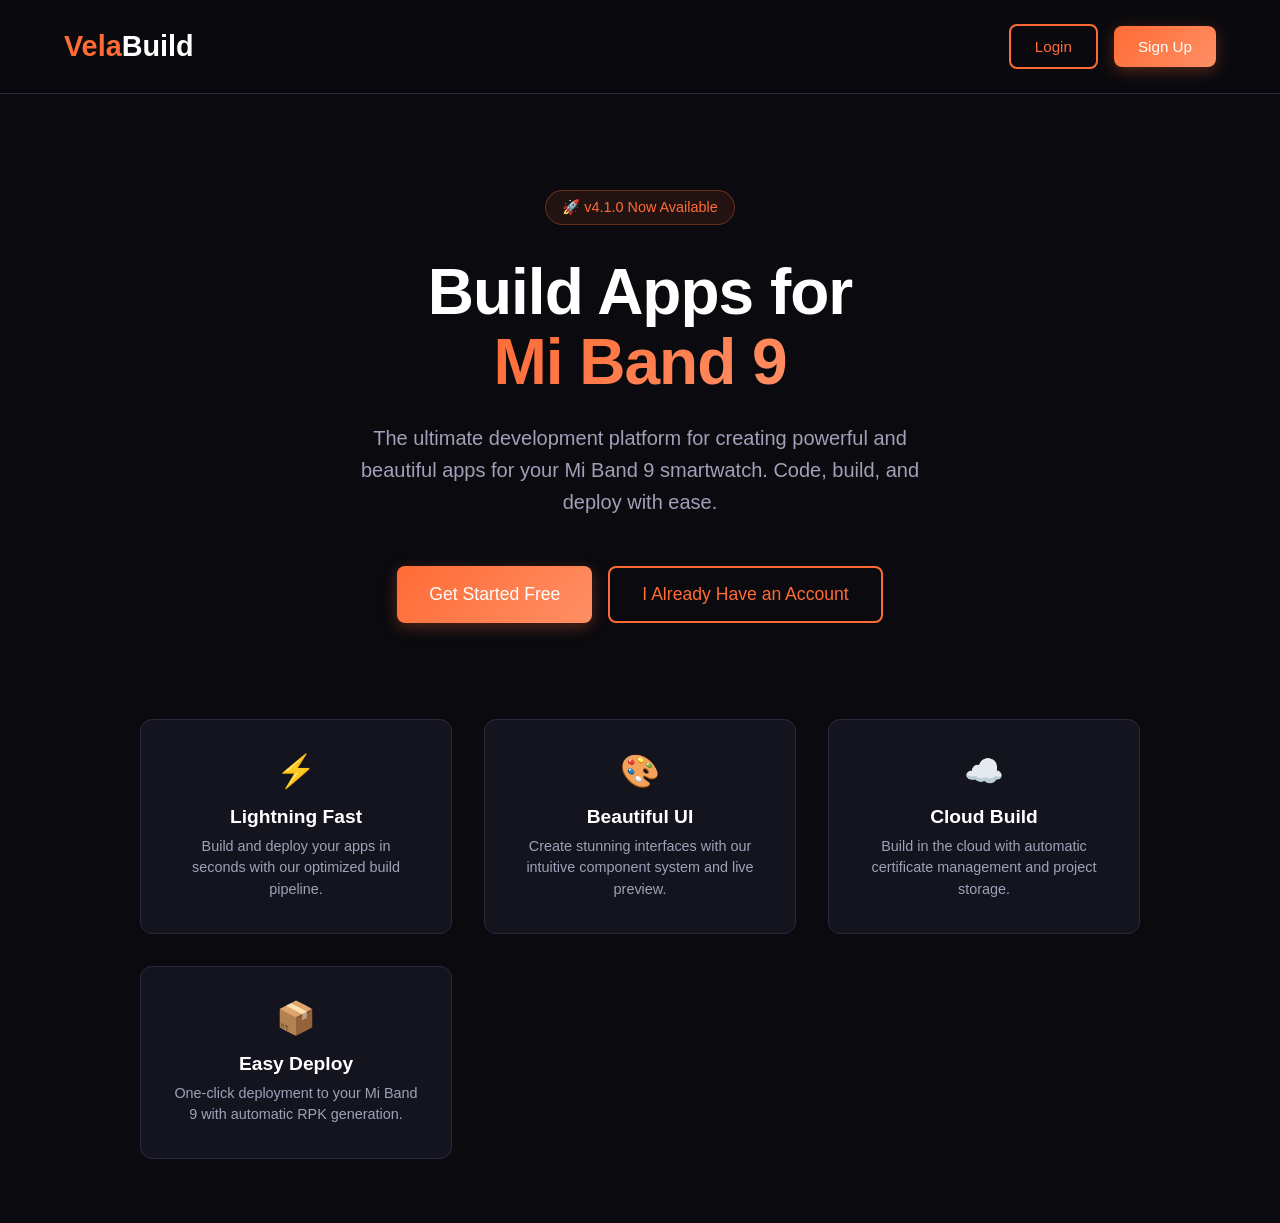
<file: index.html>
<!DOCTYPE html>
<html lang="en">
<head>
    <meta charset="UTF-8">
    <meta name="viewport" content="width=device-width, initial-scale=1.0">
    <title>VelaBuild - Mi Band 9 Development Platform</title>
    <style>
        :root {
            --primary: #FF6B35;
            --primary-dark: #E55A2B;
            --bg-dark: #0A0A0F;
            --bg-card: #14141F;
            --bg-input: #1A1A2E;
            --text-primary: #FFFFFF;
            --text-secondary: #A0A0B8;
            --text-muted: #6B6B80;
            --border: #2A2A3E;
            --success: #4CAF50;
            --error: #f44336;
            --warning: #FFC107;
            --gradient: linear-gradient(135deg, #FF6B35 0%, #FF8F65 100%);
        }

        * {
            margin: 0;
            padding: 0;
            box-sizing: border-box;
        }

        body {
            font-family: -apple-system, BlinkMacSystemFont, 'Segoe UI', Roboto, sans-serif;
            background: var(--bg-dark);
            color: var(--text-primary);
            min-height: 100vh;
        }

        .landing-page {
            display: flex;
            flex-direction: column;
            min-height: 100vh;
        }

        .navbar {
            display: flex;
            justify-content: space-between;
            align-items: center;
            padding: 1.5rem 5%;
            background: rgba(10, 10, 15, 0.9);
            backdrop-filter: blur(10px);
            border-bottom: 1px solid var(--border);
            position: sticky;
            top: 0;
            z-index: 100;
        }

        .logo {
            font-size: 1.8rem;
            font-weight: bold;
            color: var(--primary);
            text-decoration: none;
        }

        .logo span {
            color: var(--text-primary);
        }

        .nav-links {
            display: flex;
            gap: 1rem;
            align-items: center;
        }

        .btn {
            padding: 0.75rem 1.5rem;
            border-radius: 8px;
            border: none;
            cursor: pointer;
            font-size: 0.95rem;
            font-weight: 500;
            transition: all 0.3s;
            text-decoration: none;
            display: inline-block;
        }

        .btn-primary {
            background: var(--gradient);
            color: white;
            box-shadow: 0 4px 15px rgba(255, 107, 53, 0.3);
        }

        .btn-primary:hover {
            transform: translateY(-2px);
            box-shadow: 0 6px 20px rgba(255, 107, 53, 0.4);
        }

        .btn-outline {
            background: transparent;
            color: var(--primary);
            border: 2px solid var(--primary);
        }

        .btn-outline:hover {
            background: rgba(255, 107, 53, 0.1);
        }

        .hero {
            flex: 1;
            display: flex;
            flex-direction: column;
            justify-content: center;
            align-items: center;
            text-align: center;
            padding: 6rem 5% 4rem;
            position: relative;
        }

        .hero-badge {
            background: rgba(255, 107, 53, 0.1);
            color: var(--primary);
            padding: 0.5rem 1rem;
            border-radius: 20px;
            font-size: 0.9rem;
            margin-bottom: 2rem;
            border: 1px solid rgba(255, 107, 53, 0.3);
        }

        .hero-title {
            font-size: 4rem;
            font-weight: bold;
            margin-bottom: 1.5rem;
            line-height: 1.1;
            letter-spacing: -1px;
        }

        .hero-title .highlight {
            background: var(--gradient);
            -webkit-background-clip: text;
            -webkit-text-fill-color: transparent;
            background-clip: text;
        }

        .hero-subtitle {
            font-size: 1.25rem;
            color: var(--text-secondary);
            max-width: 600px;
            margin-bottom: 3rem;
            line-height: 1.6;
        }

        .hero-actions {
            display: flex;
            gap: 1rem;
            margin-bottom: 4rem;
        }

        .features {
            display: grid;
            grid-template-columns: repeat(auto-fit, minmax(250px, 1fr));
            gap: 2rem;
            max-width: 1000px;
            width: 100%;
            margin-top: 2rem;
        }

        .feature-card {
            background: var(--bg-card);
            padding: 2rem;
            border-radius: 12px;
            border: 1px solid var(--border);
            transition: all 0.3s;
        }

        .feature-card:hover {
            transform: translateY(-5px);
            border-color: var(--primary);
            box-shadow: 0 10px 30px rgba(0, 0, 0, 0.3);
        }

        .feature-icon {
            font-size: 2rem;
            margin-bottom: 1rem;
        }

        .feature-title {
            font-size: 1.2rem;
            font-weight: 600;
            margin-bottom: 0.5rem;
        }

        .feature-description {
            color: var(--text-secondary);
            font-size: 0.9rem;
            line-height: 1.5;
        }

        .login-page {
            display: none;
            min-height: 100vh;
            justify-content: center;
            align-items: center;
            padding: 2rem;
            position: relative;
        }

        .login-page.active {
            display: flex;
        }

        .login-container {
            background: var(--bg-card);
            padding: 3rem;
            border-radius: 16px;
            width: 100%;
            max-width: 400px;
            border: 1px solid var(--border);
            box-shadow: 0 20px 60px rgba(0, 0, 0, 0.3);
        }

        .login-header {
            text-align: center;
            margin-bottom: 2rem;
        }

        .login-logo {
            font-size: 2.5rem;
            font-weight: bold;
            color: var(--primary);
            margin-bottom: 0.5rem;
        }

        .login-subtitle {
            color: var(--text-secondary);
            margin-top: 0.5rem;
        }

        .form-group {
            margin-bottom: 1.5rem;
        }

        .form-label {
            display: block;
            margin-bottom: 0.5rem;
            color: var(--text-secondary);
            font-size: 0.9rem;
            font-weight: 500;
        }

        .form-input {
            width: 100%;
            padding: 0.75rem 1rem;
            background: var(--bg-input);
            border: 1px solid var(--border);
            border-radius: 8px;
            color: var(--text-primary);
            font-size: 1rem;
            transition: all 0.3s;
        }

        .form-input:focus {
            outline: none;
            border-color: var(--primary);
            box-shadow: 0 0 0 3px rgba(255, 107, 53, 0.1);
        }

        .form-checkbox {
            display: flex;
            align-items: center;
            gap: 0.5rem;
            margin-bottom: 1.5rem;
            color: var(--text-secondary);
            font-size: 0.9rem;
        }

        .form-checkbox input[type="checkbox"] {
            accent-color: var(--primary);
        }

        .btn-login {
            width: 100%;
            padding: 0.875rem;
            background: var(--gradient);
            color: white;
            border: none;
            border-radius: 8px;
            font-size: 1rem;
            font-weight: 600;
            cursor: pointer;
            transition: all 0.3s;
        }

        .btn-login:hover {
            transform: translateY(-2px);
            box-shadow: 0 6px 20px rgba(255, 107, 53, 0.4);
        }

        .login-footer {
            text-align: center;
            margin-top: 1.5rem;
            color: var(--text-secondary);
            font-size: 0.9rem;
        }

        .login-footer a {
            color: var(--primary);
            text-decoration: none;
            font-weight: 500;
            cursor: pointer;
        }

        .login-footer a:hover {
            text-decoration: underline;
        }

        .error-message {
            background: rgba(244, 67, 54, 0.1);
            color: var(--error);
            padding: 0.75rem;
            border-radius: 8px;
            margin-bottom: 1rem;
            font-size: 0.9rem;
            display: none;
        }

        .error-message.show {
            display: block;
        }

        .back-to-home {
            position: absolute;
            top: 2rem;
            left: 2rem;
            color: var(--text-secondary);
            text-decoration: none;
            cursor: pointer;
        }

        .back-to-home:hover {
            color: var(--text-primary);
        }

        .spinner {
            display: inline-block;
            width: 20px;
            height: 20px;
            border: 3px solid rgba(255, 255, 255, 0.3);
            border-radius: 50%;
            border-top-color: #fff;
            animation: spin 0.8s ease-in-out infinite;
        }

        @keyframes spin {
            to { transform: rotate(360deg); }
        }

        @keyframes fadeIn {
            from { opacity: 0; transform: translateY(10px); }
            to { opacity: 1; transform: translateY(0); }
        }

        .fade-in {
            animation: fadeIn 0.3s ease-out;
        }

        @media (max-width: 768px) {
            .hero-title {
                font-size: 2.5rem;
            }
            .hero-subtitle {
                font-size: 1rem;
            }
            .features {
                grid-template-columns: 1fr;
            }
            .nav-links {
                gap: 0.5rem;
            }
            .login-container {
                padding: 2rem;
            }
        }
    </style>
</head>
<body>
    <!-- Landing Page -->
    <div id="landingPage" class="landing-page">
        <nav class="navbar">
            <a href="/" class="logo">Vela<span>Build</span></a>
            <div class="nav-links">
                <button class="btn btn-outline" onclick="showLogin()">Login</button>
                <button class="btn btn-primary" onclick="showSignup()">Sign Up</button>
            </div>
        </nav>

        <div class="hero">
            <div class="hero-badge">🚀 v4.1.0 Now Available</div>
            <h1 class="hero-title">
                Build Apps for<br/>
                <span class="highlight">Mi Band 9</span>
            </h1>
            <p class="hero-subtitle">
                The ultimate development platform for creating powerful and beautiful apps 
                for your Mi Band 9 smartwatch. Code, build, and deploy with ease.
            </p>
            <div class="hero-actions">
                <button class="btn btn-primary" onclick="showSignup()" style="font-size: 1.1rem; padding: 1rem 2rem;">
                    Get Started Free
                </button>
                <button class="btn btn-outline" onclick="showLogin()" style="font-size: 1.1rem; padding: 1rem 2rem;">
                    I Already Have an Account
                </button>
            </div>

            <div class="features">
                <div class="feature-card">
                    <div class="feature-icon">⚡</div>
                    <div class="feature-title">Lightning Fast</div>
                    <div class="feature-description">
                        Build and deploy your apps in seconds with our optimized build pipeline.
                    </div>
                </div>
                <div class="feature-card">
                    <div class="feature-icon">🎨</div>
                    <div class="feature-title">Beautiful UI</div>
                    <div class="feature-description">
                        Create stunning interfaces with our intuitive component system and live preview.
                    </div>
                </div>
                <div class="feature-card">
                    <div class="feature-icon">☁️</div>
                    <div class="feature-title">Cloud Build</div>
                    <div class="feature-description">
                        Build in the cloud with automatic certificate management and project storage.
                    </div>
                </div>
                <div class="feature-card">
                    <div class="feature-icon">📦</div>
                    <div class="feature-title">Easy Deploy</div>
                    <div class="feature-description">
                        One-click deployment to your Mi Band 9 with automatic RPK generation.
                    </div>
                </div>
            </div>
        </div>
    </div>

    <!-- Login/Signup Page -->
    <div id="loginPage" class="login-page">
        <a class="back-to-home" onclick="showLanding()">← Back to Home</a>
        
        <div class="login-container fade-in">
            <div class="login-header">
                <div class="login-logo">Vela<span style="color: white;">Build</span></div>
                <p class="login-subtitle" id="loginSubtitle">Welcome back! Please login to continue.</p>
            </div>

            <div class="error-message" id="errorMessage"></div>

            <form id="authForm" onsubmit="handleAuth(event)">
                <div class="form-group">
                    <label class="form-label" for="username">Username</label>
                    <input type="text" id="username" class="form-input" placeholder="Enter your username" required>
                </div>

                <div class="form-group">
                    <label class="form-label" for="password">Password</label>
                    <input type="password" id="password" class="form-input" placeholder="Enter your password" required>
                </div>

                <div class="form-checkbox">
                    <input type="checkbox" id="rememberMe">
                    <label for="rememberMe">Remember me</label>
                </div>

                <button type="submit" class="btn-login" id="authButton">Login</button>
            </form>

            <div class="login-footer">
                <p id="loginFooter">Don't have an account? <a onclick="showSignup()">Sign up</a></p>
            </div>
        </div>
    </div>

    <script>
        const API_URL = 'https://rdfxvelaapi.share.zrok.io';
        let isLoginMode = true;

        function showLogin() {
            isLoginMode = true;
            document.getElementById('landingPage').style.display = 'none';
            document.getElementById('loginPage').classList.add('active');
            document.getElementById('loginSubtitle').textContent = 'Welcome back! Please login to continue.';
            document.getElementById('loginFooter').innerHTML = 'Don\'t have an account? <a onclick="showSignup()">Sign up</a>';
            document.getElementById('authButton').textContent = 'Login';
            clearError();
        }

        function showSignup() {
            isLoginMode = false;
            document.getElementById('landingPage').style.display = 'none';
            document.getElementById('loginPage').classList.add('active');
            document.getElementById('loginSubtitle').textContent = 'Create your account to get started.';
            document.getElementById('loginFooter').innerHTML = 'Already have an account? <a onclick="showLogin()">Login</a>';
            document.getElementById('authButton').textContent = 'Sign Up';
            clearError();
        }

        function showLanding() {
            document.getElementById('loginPage').classList.remove('active');
            document.getElementById('landingPage').style.display = 'flex';
        }

        function showError(message) {
            const errorElement = document.getElementById('errorMessage');
            errorElement.textContent = message;
            errorElement.classList.add('show');
        }

        function clearError() {
            const errorElement = document.getElementById('errorMessage');
            errorElement.textContent = '';
            errorElement.classList.remove('show');
        }

        function validatePassword(password) {
            if (password.length < 8) return 'Password must be at least 8 characters';
            if (!/[A-Z]/.test(password)) return 'Password must contain at least one uppercase letter';
            if (!/[!@#$%^&*()_+\-=\[\]{};':"\\|,.<>\/?]/.test(password)) return 'Password must contain at least one symbol';
            return null;
        }

        async function apiRequest(endpoint, data) {
            const url = `${API_URL}${endpoint}`;
            try {
                const response = await fetch(url, {
                    method: 'POST',
                    headers: { 'Content-Type': 'application/json' },
                    body: JSON.stringify(data),
                });
                return await response.json();
            } catch (error) {
                return { success: false, error: 'Network error', log: error.message };
            }
        }

        async function handleAuth(event) {
            event.preventDefault();
            clearError();
            
            const username = document.getElementById('username').value;
            const password = document.getElementById('password').value;
            const rememberMe = document.getElementById('rememberMe').checked;
            
            if (!username || !password) {
                showError('Please fill in all fields');
                return;
            }
            
            if (!isLoginMode) {
                if (username.length < 3) {
                    showError('Username must be at least 3 characters');
                    return;
                }
                
                const passwordError = validatePassword(password);
                if (passwordError) {
                    showError(passwordError);
                    return;
                }
            }
            
            const button = document.getElementById('authButton');
            button.innerHTML = '<span class="spinner"></span>';
            button.disabled = true;
            
            try {
                const endpoint = isLoginMode ? '/login' : '/signup';
                const result = await apiRequest(endpoint, { username, password });
                
                if (result.success) {
                    // Store session
                    const session = {
                        username,
                        loggedAt: new Date().toISOString(),
                        rememberPassword: rememberMe,
                        password: rememberMe ? password : null
                    };
                    localStorage.setItem('velabuild_session', JSON.stringify(session));
                    
                    showError(isLoginMode ? 'Login successful! Redirecting...' : 'Account created! Redirecting...');
                    setTimeout(() => {
                        window.location.href = 'dashboard.html';
                    }, 1000);
                } else {
                    showError(result.error || 'Authentication failed');
                }
            } catch (error) {
                showError('Network error. Please try again.');
            } finally {
                button.innerHTML = isLoginMode ? 'Login' : 'Sign Up';
                button.disabled = false;
            }
        }

        // Check for existing session
        document.addEventListener('DOMContentLoaded', () => {
            const session = localStorage.getItem('velabuild_session');
            if (session) {
                window.location.href = 'dashboard.html';
            }
        });
    </script>
</body>
</html>
</file>
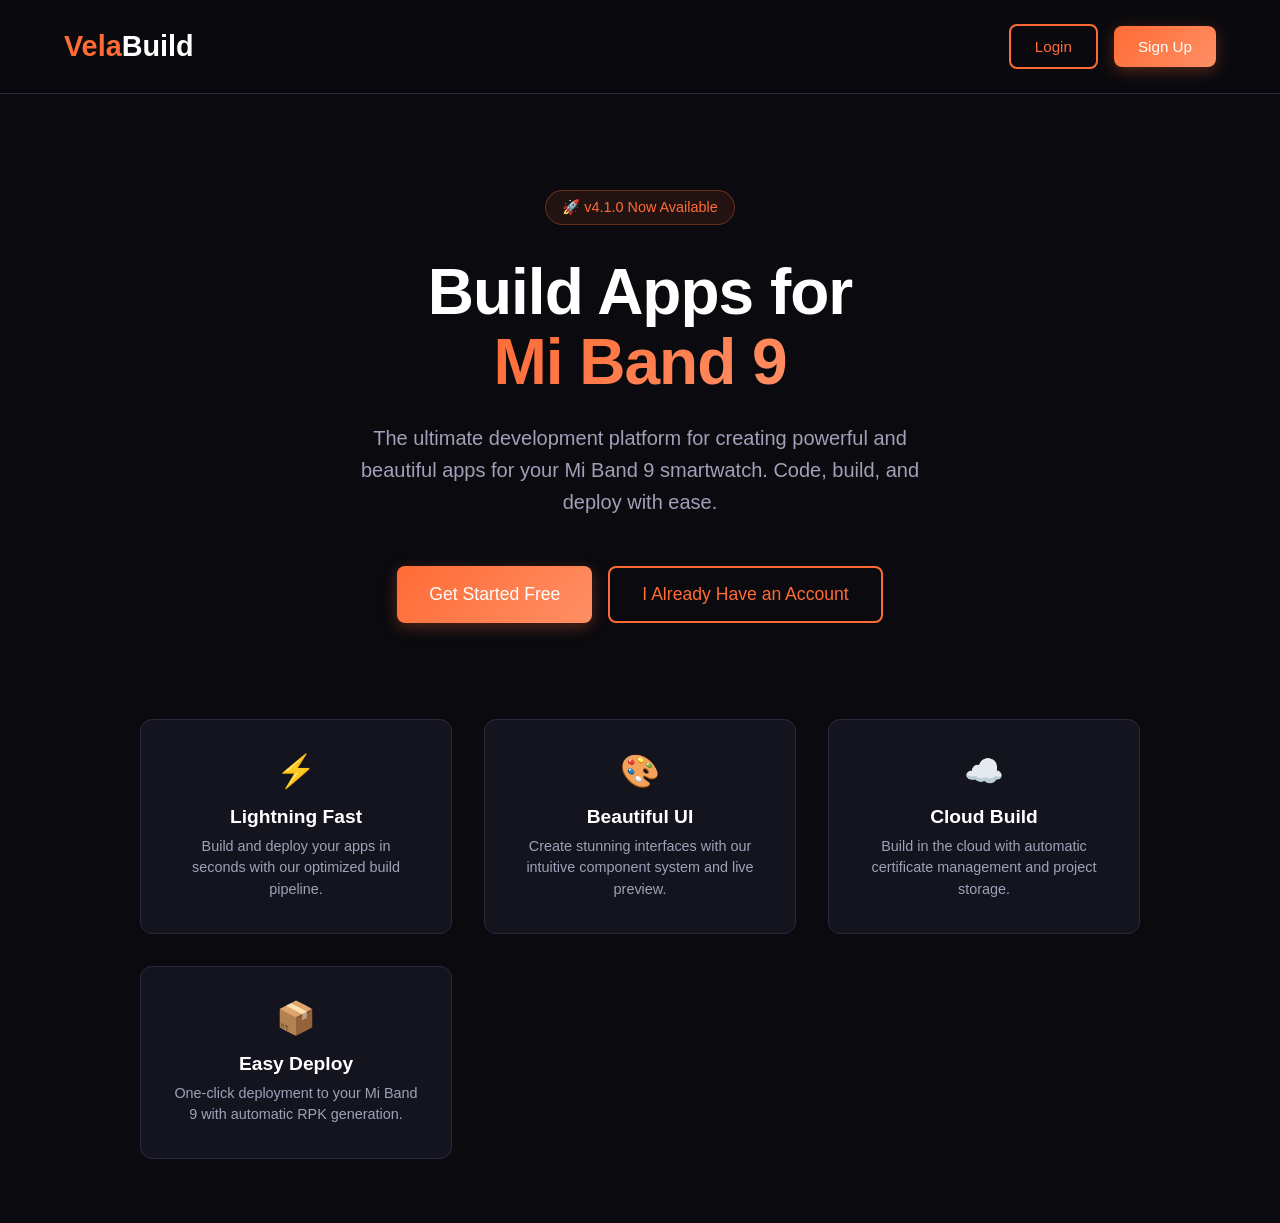
<file: dashboard.html>
<!DOCTYPE html>
<html lang="en">
<head>
    <meta charset="UTF-8">
    <meta name="viewport" content="width=device-width, initial-scale=1.0">
    <title>VelaBuild - Dashboard</title>
    <style>
        :root {
            --primary: #FF6B35;
            --primary-dark: #E55A2B;
            --bg-dark: #0A0A0F;
            --bg-card: #14141F;
            --bg-input: #1A1A2E;
            --text-primary: #FFFFFF;
            --text-secondary: #A0A0B8;
            --text-muted: #6B6B80;
            --border: #2A2A3E;
            --success: #4CAF50;
            --error: #f44336;
            --warning: #FFC107;
            --gradient: linear-gradient(135deg, #FF6B35 0%, #FF8F65 100%);
        }

        * {
            margin: 0;
            padding: 0;
            box-sizing: border-box;
        }

        body {
            font-family: -apple-system, BlinkMacSystemFont, 'Segoe UI', Roboto, sans-serif;
            background: var(--bg-dark);
            color: var(--text-primary);
            min-height: 100vh;
        }

        .navbar {
            display: flex;
            justify-content: space-between;
            align-items: center;
            padding: 1rem 5%;
            background: rgba(10, 10, 15, 0.9);
            backdrop-filter: blur(10px);
            border-bottom: 1px solid var(--border);
            position: sticky;
            top: 0;
            z-index: 100;
        }

        .logo {
            font-size: 1.5rem;
            font-weight: bold;
            color: var(--primary);
            text-decoration: none;
        }

        .logo span {
            color: var(--text-primary);
        }

        .nav-actions {
            display: flex;
            gap: 1rem;
            align-items: center;
        }

        .btn {
            padding: 0.75rem 1.5rem;
            border-radius: 8px;
            border: none;
            cursor: pointer;
            font-size: 0.95rem;
            font-weight: 500;
            transition: all 0.3s;
            text-decoration: none;
            display: inline-block;
        }

        .btn-primary {
            background: var(--gradient);
            color: white;
            box-shadow: 0 4px 15px rgba(255, 107, 53, 0.3);
        }

        .btn-primary:hover {
            transform: translateY(-2px);
            box-shadow: 0 6px 20px rgba(255, 107, 53, 0.4);
        }

        .btn-secondary {
            background: var(--bg-card);
            color: var(--text-secondary);
            border: 1px solid var(--border);
        }

        .btn-secondary:hover {
            color: var(--text-primary);
            border-color: var(--text-muted);
        }

        .container {
            max-width: 1200px;
            margin: 0 auto;
            padding: 2rem;
        }

        .welcome-text {
            color: var(--text-secondary);
        }

        .welcome-text span {
            color: var(--primary);
            font-weight: 600;
        }

        .stats-grid {
            display: grid;
            grid-template-columns: repeat(auto-fit, minmax(200px, 1fr));
            gap: 1.5rem;
            margin: 2rem 0;
        }

        .stat-card {
            background: var(--bg-card);
            padding: 1.5rem;
            border-radius: 12px;
            border: 1px solid var(--border);
            text-align: center;
        }

        .stat-icon {
            font-size: 2rem;
            margin-bottom: 0.5rem;
        }

        .stat-value {
            font-size: 2rem;
            font-weight: bold;
            margin-bottom: 0.25rem;
        }

        .stat-label {
            color: var(--text-secondary);
            font-size: 0.9rem;
        }

        .projects-grid {
            display: grid;
            grid-template-columns: repeat(auto-fit, minmax(300px, 1fr));
            gap: 1.5rem;
            margin-top: 1rem;
        }

        .project-card {
            background: var(--bg-card);
            padding: 1.5rem;
            border-radius: 12px;
            border: 1px solid var(--border);
            transition: all 0.3s;
        }

        .project-card:hover {
            border-color: var(--primary);
            box-shadow: 0 10px 30px rgba(0, 0, 0, 0.3);
            transform: translateY(-2px);
        }

        .project-name {
            font-size: 1.2rem;
            font-weight: 600;
            margin-bottom: 0.5rem;
        }

        .project-info {
            color: var(--text-secondary);
            font-size: 0.9rem;
            margin-bottom: 1rem;
        }

        .project-actions {
            display: flex;
            gap: 0.5rem;
        }

        .btn-sm {
            padding: 0.5rem 1rem;
            font-size: 0.85rem;
        }

        .loading {
            text-align: center;
            padding: 3rem;
        }

        .spinner {
            display: inline-block;
            width: 40px;
            height: 40px;
            border: 4px solid rgba(255, 255, 255, 0.1);
            border-radius: 50%;
            border-top-color: var(--primary);
            animation: spin 0.8s ease-in-out infinite;
        }

        @keyframes spin {
            to { transform: rotate(360deg); }
        }

        .toast {
            position: fixed;
            top: 70px;
            right: 20px;
            padding: 1rem;
            border-radius: 8px;
            color: white;
            z-index: 1000;
            animation: slideIn 0.3s ease-out;
            box-shadow: 0 10px 30px rgba(0, 0, 0, 0.3);
        }

        .toast-success { background: var(--success); }
        .toast-error { background: var(--error); }

        @keyframes slideIn {
            from { transform: translateX(100%); opacity: 0; }
            to { transform: translateX(0); opacity: 1; }
        }

        .modal-overlay {
            display: none;
            position: fixed;
            top: 0;
            left: 0;
            right: 0;
            bottom: 0;
            background: rgba(0, 0, 0, 0.7);
            z-index: 1000;
            align-items: center;
            justify-content: center;
        }

        .modal-overlay.active {
            display: flex;
        }

        .modal {
            background: var(--bg-card);
            border: 1px solid var(--border);
            border-radius: 12px;
            padding: 2rem;
            width: 90%;
            max-width: 400px;
            box-shadow: 0 20px 60px rgba(0, 0, 0, 0.5);
        }
    </style>
</head>
<body>
    <nav class="navbar">
        <a href="dashboard.html" class="logo">Vela<span>Build</span></a>
        <div class="nav-actions">
            <span class="welcome-text">Welcome, <span id="username">User</span></span>
            <a href="editor.html" class="btn btn-primary">+ New Project</a>
            <button class="btn btn-secondary" onclick="handleLogout()">Logout</button>
        </div>
    </nav>

    <div class="container">
        <h1>Dashboard</h1>
        <p class="welcome-text">Manage your Mi Band 9 projects</p>

        <div class="stats-grid">
            <div class="stat-card">
                <div class="stat-icon">📁</div>
                <div class="stat-value" id="totalProjects">-</div>
                <div class="stat-label">Total Projects</div>
            </div>
            <div class="stat-card">
                <div class="stat-icon">📦</div>
                <div class="stat-value" id="rpkProjects">-</div>
                <div class="stat-label">With RPK</div>
            </div>
            <div class="stat-card">
                <div class="stat-icon">📄</div>
                <div class="stat-value" id="sourceProjects">-</div>
                <div class="stat-label">With Source</div>
            </div>
        </div>

        <h2 style="margin-bottom: 1rem;">Your Projects</h2>
        <div class="projects-grid" id="projectsList">
            <div class="loading">
                <div class="spinner"></div>
                <p style="margin-top: 1rem; color: var(--text-secondary);">Loading projects...</p>
            </div>
        </div>
    </div>

    <!-- Password Modal -->
    <div class="modal-overlay" id="passwordModal">
        <div class="modal">
            <h3 style="margin-bottom: 1rem;">Enter Password</h3>
            <p style="color: var(--text-secondary); margin-bottom: 1rem;">Please enter your password to load your projects</p>
            <input type="password" id="modalPassword" class="form-input" placeholder="Password" style="width: 100%; padding: 0.75rem; background: var(--bg-input); border: 1px solid var(--border); border-radius: 8px; color: var(--text-primary); margin-bottom: 1rem;">
            <div style="display: flex; gap: 1rem; justify-content: flex-end;">
                <button class="btn btn-secondary" onclick="closePasswordModal()">Cancel</button>
                <button class="btn btn-primary" onclick="submitPassword()">Submit</button>
            </div>
        </div>
    </div>

    <script>
        const API_URL = 'https://rdfxvelaapi.share.zrok.io';
        let session = null;
        let currentPassword = null;

        // Check authentication on load
        document.addEventListener('DOMContentLoaded', () => {
            const sessionData = localStorage.getItem('velabuild_session');
            if (!sessionData) {
                window.location.href = 'index.html';
                return;
            }
            
            session = JSON.parse(sessionData);
            document.getElementById('username').textContent = session.username;
            
            // Use saved password if available, otherwise prompt
            if (session.password) {
                currentPassword = session.password;
                loadProjects();
            } else {
                showPasswordModal();
            }
        });

        async function apiRequest(endpoint, data) {
            const url = `${API_URL}${endpoint}`;
            try {
                const response = await fetch(url, {
                    method: 'POST',
                    headers: { 'Content-Type': 'application/json' },
                    body: JSON.stringify(data),
                });
                return await response.json();
            } catch (error) {
                return { success: false, error: 'Network error', log: error.message };
            }
        }

        function showPasswordModal() {
            document.getElementById('passwordModal').classList.add('active');
            document.getElementById('modalPassword').focus();
        }

        function closePasswordModal() {
            document.getElementById('passwordModal').classList.remove('active');
            if (!currentPassword) {
                // If no password and user cancels, go back to login
                window.location.href = 'index.html';
            }
        }

        async function submitPassword() {
            const password = document.getElementById('modalPassword').value;
            if (!password) {
                showToast('Please enter a password', 'error');
                return;
            }
            
            currentPassword = password;
            document.getElementById('passwordModal').classList.remove('active');
            document.getElementById('modalPassword').value = '';
            
            // Save password to session for this session
            session.password = password;
            localStorage.setItem('velabuild_session', JSON.stringify(session));
            
            loadProjects();
        }

        async function loadProjects() {
            const projectsList = document.getElementById('projectsList');
            projectsList.innerHTML = `
                <div class="loading">
                    <div class="spinner"></div>
                    <p style="margin-top: 1rem; color: var(--text-secondary);">Loading projects...</p>
                </div>
            `;
            
            const result = await apiRequest('/list', {
                username: session.username,
                password: currentPassword
            });
            
            if (result.success && result.projects) {
                displayProjects(result.projects);
            } else {
                projectsList.innerHTML = `
                    <div style="text-align: center; padding: 3rem; grid-column: 1/-1;">
                        <p style="color: var(--error); margin-bottom: 1rem;">${result.error || 'Failed to load projects'}</p>
                        <button class="btn btn-primary" onclick="loadProjects()">Retry</button>
                    </div>
                `;
                
                // If authentication error, show password modal again
                if (result.error && result.error.includes('password')) {
                    currentPassword = null;
                    session.password = null;
                    localStorage.setItem('velabuild_session', JSON.stringify(session));
                    showPasswordModal();
                }
            }
        }

        function displayProjects(projects) {
            // Update stats
            document.getElementById('totalProjects').textContent = projects.length;
            document.getElementById('rpkProjects').textContent = projects.filter(p => p.hasRpk).length;
            document.getElementById('sourceProjects').textContent = projects.filter(p => p.hasSource).length;
            
            const projectsList = document.getElementById('projectsList');
            
            if (projects.length === 0) {
                projectsList.innerHTML = `
                    <div style="text-align: center; padding: 3rem; grid-column: 1/-1;">
                        <div style="font-size: 3rem; margin-bottom: 1rem;">📦</div>
                        <h3>No Projects Yet</h3>
                        <p style="color: var(--text-secondary); margin-bottom: 1rem;">Create your first Mi Band 9 app</p>
                        <a href="editor.html" class="btn btn-primary">Create Project</a>
                    </div>
                `;
                return;
            }
            
            projectsList.innerHTML = projects.map(project => `
                <div class="project-card">
                    <div class="project-name">📁 ${project.name}</div>
                    <div class="project-info">
                        ${project.hasRpk ? '📦 RPK available' : 'No RPK'} · 
                        ${project.hasSource ? '📄 Source available' : 'No source'}
                    </div>
                    <div class="project-actions">
                        <a href="editor.html?project=${encodeURIComponent(project.name)}" class="btn btn-primary btn-sm">Open</a>
                        <a href="download.html?project=${encodeURIComponent(project.name)}" class="btn btn-secondary btn-sm">Download</a>
                    </div>
                </div>
            `).join('');
        }

        function handleLogout() {
            localStorage.removeItem('velabuild_session');
            window.location.href = 'index.html';
        }

        function showToast(message, type = 'success') {
            const toast = document.createElement('div');
            toast.className = `toast toast-${type}`;
            toast.textContent = message;
            document.body.appendChild(toast);
            
            setTimeout(() => {
                toast.remove();
            }, 3000);
        }
    </script>
</body>
</html>
</file>
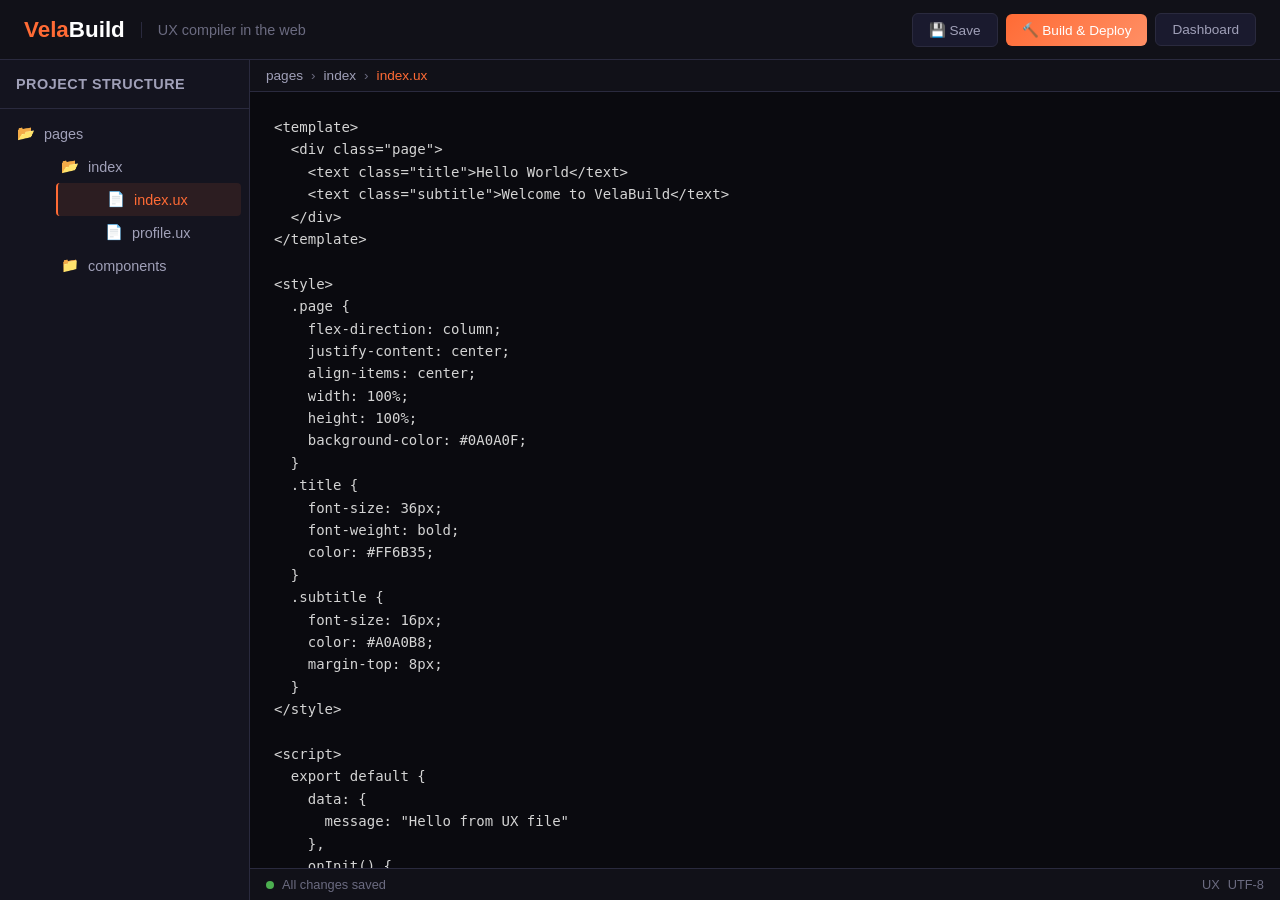
<file: editor.html>
<!DOCTYPE html>
<html lang="en">
<head>
    <meta charset="UTF-8">
    <meta name="viewport" content="width=device-width, initial-scale=1.0">
    <title>VelaBuild - Editor (working)</title>
    <style>
        :root {
            --primary: #FF6B35;
            --bg-dark: #0A0A0F;
            --bg-header: #111118;
            --bg-sidebar: #14141F;
            --bg-card: #1A1A2E;
            --text-primary: #FFFFFF;
            --text-secondary: #A0A0B8;
            --text-muted: #6B6B80;
            --border: #2A2A3E;
            --success: #4CAF50;
            --warning: #FFC107;
            --gradient: linear-gradient(135deg, #FF6B35 0%, #FF8F65 100%);
        }
        * { margin: 0; padding: 0; box-sizing: border-box; }
        body {
            font-family: -apple-system, BlinkMacSystemFont, 'Segoe UI', Roboto, sans-serif;
            background: var(--bg-dark);
            color: var(--text-primary);
            height: 100vh;
            overflow: hidden;
            display: flex;
            flex-direction: column;
        }
        .header {
            background: var(--bg-header);
            border-bottom: 1px solid var(--border);
            padding: 0 1.5rem;
            height: 60px;
            display: flex;
            align-items: center;
            justify-content: space-between;
            flex-shrink: 0;
        }
        .header-left { display: flex; align-items: center; gap: 1rem; }
        .logo { font-size: 1.4rem; font-weight: bold; color: var(--primary); text-decoration: none; }
        .logo span { color: var(--text-primary); }
        .header-subtitle { color: var(--text-muted); font-size: 0.9rem; border-left: 1px solid var(--border); padding-left: 1rem; }
        .header-right { display: flex; gap: 0.5rem; align-items: center; }
        .btn {
            padding: 0.5rem 1rem;
            border-radius: 6px;
            border: none;
            cursor: pointer;
            font-size: 0.85rem;
            font-weight: 500;
            transition: all 0.3s;
            text-decoration: none;
            display: inline-flex;
            align-items: center;
            gap: 0.5rem;
        }
        .btn-primary { background: var(--gradient); color: white; }
        .btn-primary:hover { transform: translateY(-1px); box-shadow: 0 4px 15px rgba(255, 107, 53, 0.4); }
        .btn-secondary { background: var(--bg-card); color: var(--text-secondary); border: 1px solid var(--border); }
        .btn-secondary:hover { color: var(--text-primary); }
        .main-container { display: flex; flex: 1; overflow: hidden; }
        .sidebar {
            background: var(--bg-sidebar);
            border-right: 1px solid var(--border);
            width: 250px;
            min-width: 250px;
            display: flex;
            flex-direction: column;
            overflow-y: auto;
        }
        .sidebar-header {
            padding: 1rem;
            border-bottom: 1px solid var(--border);
            font-weight: 600;
            font-size: 0.9rem;
            color: var(--text-secondary);
            text-transform: uppercase;
            letter-spacing: 0.5px;
        }
        .file-tree { padding: 0.5rem; flex: 1; }
        .file-tree-item {
            display: flex;
            align-items: center;
            gap: 0.5rem;
            padding: 0.5rem;
            border-radius: 4px;
            cursor: pointer;
            transition: all 0.2s;
            font-size: 0.9rem;
            color: var(--text-secondary);
            user-select: none;
        }
        .file-tree-item:hover { background: var(--bg-card); color: var(--text-primary); }
        .file-tree-item.active {
            background: rgba(255, 107, 53, 0.1);
            color: var(--primary);
            border-left: 2px solid var(--primary);
        }
        .file-tree-item .icon { width: 20px; text-align: center; }
        .file-tree-children { margin-left: 1.5rem; }
        .editor-area { flex: 1; display: flex; flex-direction: column; background: var(--bg-dark); }
        .breadcrumb-bar {
            background: var(--bg-header);
            border-bottom: 1px solid var(--border);
            padding: 0.5rem 1rem;
            display: flex;
            align-items: center;
            gap: 0.5rem;
            font-size: 0.85rem;
            color: var(--text-muted);
            flex-shrink: 0;
        }
        .breadcrumb-item { color: var(--text-secondary); }
        .breadcrumb-item.current { color: var(--primary); font-weight: 500; }
        .breadcrumb-separator { color: var(--text-muted); }
        .code-editor {
            flex: 1;
            padding: 1.5rem;
            font-family: 'Monaco', 'Menlo', 'Ubuntu Mono', 'Consolas', monospace;
            font-size: 14px;
            line-height: 1.6;
            color: #D4D4D4;
            background: var(--bg-dark);
            border: none;
            resize: none;
            outline: none;
            white-space: pre;
            overflow: auto;
            tab-size: 2;
        }
        .status-bar {
            background: var(--bg-header);
            border-top: 1px solid var(--border);
            padding: 0.5rem 1rem;
            display: flex;
            align-items: center;
            justify-content: space-between;
            font-size: 0.8rem;
            color: var(--text-muted);
            flex-shrink: 0;
        }
        .status-item { display: flex; align-items: center; gap: 0.5rem; }
        .status-dot { width: 8px; height: 8px; border-radius: 50%; background: var(--success); display: inline-block; }
        .status-dot.unsaved { background: var(--warning); }
        .toast {
            position: fixed;
            top: 70px;
            right: 20px;
            padding: 1rem;
            border-radius: 8px;
            color: white;
            z-index: 1000;
            animation: slideIn 0.3s ease-out;
        }
        .toast-success { background: var(--success); }
        .toast-build { background: var(--bg-card); border: 1px solid var(--primary); }
        @keyframes slideIn {
            from { transform: translateX(100%); opacity: 0; }
            to { transform: translateX(0); opacity: 1; }
        }
    </style>
</head>
<body>
    <div class="header">
        <div class="header-left">
            <a href="#" class="logo" onclick="return false;">Vela<span>Build</span></a>
            <span class="header-subtitle">UX compiler in the web</span>
        </div>
        <div class="header-right">
            <button class="btn btn-secondary" onclick="saveFile()">💾 Save</button>
            <button class="btn btn-primary" onclick="buildProject()">🔨 Build & Deploy</button>
            <a href="#" class="btn btn-secondary" onclick="return false;">Dashboard</a>
        </div>
    </div>

    <div class="main-container">
        <div class="sidebar">
            <div class="sidebar-header">Project Structure</div>
            <div class="file-tree" id="fileTree"></div>
        </div>

        <div class="editor-area">
            <div class="breadcrumb-bar" id="breadcrumb">
                <span class="breadcrumb-item current">Select a file</span>
            </div>

            <textarea class="code-editor" id="codeEditor" spellcheck="false" placeholder="<UX CODE HERE>"></textarea>

            <div class="status-bar">
                <div class="status-item">
                    <span class="status-dot" id="saveStatus"></span>
                    <span id="saveStatusText">All changes saved</span>
                </div>
                <div class="status-item">
                    <span>UX</span>
                    <span>UTF-8</span>
                </div>
            </div>
        </div>
    </div>

    <script>
        // Global variables
        let currentFile = null;
        let isModified = false;
        let buildInProgress = false;

        // Helper to safely create a closing script tag inside a string
        function cs() { return '</scr' + 'ipt>'; }

        // Project structure (contents use cs() to avoid literal closing script tag)
        const projectStructure = {
            name: 'pages',
            type: 'folder',
            expanded: true,
            children: [
                {
                    name: 'index',
                    type: 'folder',
                    expanded: true,
                    children: [
                        {
                            name: 'index.ux',
                            type: 'file',
                            content: '<template>\n  <div class="page">\n    <text class="title">Hello World</text>\n    <text class="subtitle">Welcome to VelaBuild</text>\n  </div>\n</template>\n\n<style>\n  .page {\n    flex-direction: column;\n    justify-content: center;\n    align-items: center;\n    width: 100%;\n    height: 100%;\n    background-color: #0A0A0F;\n  }\n  .title {\n    font-size: 36px;\n    font-weight: bold;\n    color: #FF6B35;\n  }\n  .subtitle {\n    font-size: 16px;\n    color: #A0A0B8;\n    margin-top: 8px;\n  }\n</style>\n\n<script>\n  export default {\n    data: {\n      message: "Hello from UX file"\n    },\n    onInit() {\n      console.log("Index page loaded!")\n    }\n  }\n' + cs()
                        },
                        {
                            name: 'profile.ux',
                            type: 'file',
                            content: '<template>\n  <div class="profile-page">\n    <image src="avatar.png" class="avatar" />\n    <text class="name">John Doe</text>\n  </div>\n</template>\n\n<style>\n  .profile-page {\n    flex-direction: column;\n    align-items: center;\n    padding: 20px;\n  }\n  .avatar {\n    width: 100px;\n    height: 100px;\n    border-radius: 50px;\n  }\n</style>\n\n<script>\n  export default {\n    data: {},\n    onInit() {}\n  }\n' + cs()
                        }
                    ]
                },
                {
                    name: 'components',
                    type: 'folder',
                    expanded: false,
                    children: [
                        {
                            name: 'Button.ux',
                            type: 'file',
                            content: '<template>\n  <button class="btn">Click me</button>\n</template>\n\n<style>\n  .btn {\n    padding: 10px 20px;\n    background-color: #FF6B35;\n    color: white;\n    border-radius: 8px;\n  }\n</style>\n\n<script>\n  export default {}\n' + cs()
                        },
                        {
                            name: 'Card.ux',
                            type: 'file',
                            content: '<template>\n  <div class="card">\n    <slot></slot>\n  </div>\n</template>\n\n<style>\n  .card {\n    background: #1A1A2E;\n    border-radius: 12px;\n    padding: 16px;\n  }\n</style>\n\n<script>\n  export default {}\n' + cs()
                        }
                    ]
                }
            ]
        };

        // Render file tree
        function renderFileTree(items, container, depth) {
            depth = depth || 0;
            const itemElement = document.createElement('div');
            itemElement.className = 'file-tree-item';
            itemElement.style.paddingLeft = (depth * 20 + 8) + 'px';

            const icon = items.type === 'folder' ? (items.expanded ? '📂' : '📁') : '📄';
            const iconSpan = document.createElement('span');
            iconSpan.className = 'icon';
            iconSpan.textContent = icon;

            const nameSpan = document.createElement('span');
            nameSpan.textContent = items.name;

            itemElement.appendChild(iconSpan);
            itemElement.appendChild(nameSpan);

            if (items.type === 'folder') {
                itemElement.addEventListener('click', function(e) {
                    e.stopPropagation();
                    items.expanded = !items.expanded;
                    renderFullTree();
                });
            } else {
                itemElement.addEventListener('click', function() {
                    openFile(items);
                });

                if (currentFile === items) {
                    itemElement.classList.add('active');
                }
            }

            container.appendChild(itemElement);

            if (items.type === 'folder' && items.expanded && items.children) {
                const childrenContainer = document.createElement('div');
                childrenContainer.className = 'file-tree-children';
                container.appendChild(childrenContainer);

                items.children.forEach(function(child) {
                    renderFileTree(child, childrenContainer, depth + 1);
                });
            }
        }

        function renderFullTree() {
            const container = document.getElementById('fileTree');
            container.innerHTML = '';
            renderFileTree(projectStructure, container);
        }

        // Find first file recursively
        function findFirstFile(node) {
            if (node.type === 'file') return node;
            if (node.children) {
                for (let i = 0; i < node.children.length; i++) {
                    const found = findFirstFile(node.children[i]);
                    if (found) return found;
                }
            }
            return null;
        }

        function openFile(file) {
            if (isModified && currentFile) {
                if (!confirm('You have unsaved changes. Do you want to discard them?')) {
                    return;
                }
            }

            currentFile = file;
            document.getElementById('codeEditor').value = file.content || '';
            updateBreadcrumb(file);
            isModified = false;
            updateSaveStatus();
            renderFullTree();
        }

        function updateBreadcrumb(file) {
            const breadcrumb = document.getElementById('breadcrumb');
            breadcrumb.innerHTML = '';

            const rootSpan = document.createElement('span');
            rootSpan.className = 'breadcrumb-item';
            rootSpan.textContent = 'pages';

            const sep1 = document.createElement('span');
            sep1.className = 'breadcrumb-separator';
            sep1.textContent = '›';

            const fileSpan = document.createElement('span');
            fileSpan.className = 'breadcrumb-item';
            fileSpan.textContent = file.name.replace('.ux', '');

            const sep2 = document.createElement('span');
            sep2.className = 'breadcrumb-separator';
            sep2.textContent = '›';

            const currentSpan = document.createElement('span');
            currentSpan.className = 'breadcrumb-item current';
            currentSpan.textContent = file.name;

            breadcrumb.appendChild(rootSpan);
            breadcrumb.appendChild(sep1);
            breadcrumb.appendChild(fileSpan);
            breadcrumb.appendChild(sep2);
            breadcrumb.appendChild(currentSpan);
        }

        function updateSaveStatus() {
            const dot = document.getElementById('saveStatus');
            const text = document.getElementById('saveStatusText');

            if (isModified) {
                dot.className = 'status-dot unsaved';
                text.textContent = 'Unsaved changes';
            } else {
                dot.className = 'status-dot';
                text.textContent = 'All changes saved';
            }
        }

        function saveFile() {
            if (currentFile) {
                currentFile.content = document.getElementById('codeEditor').value;
                isModified = false;
                updateSaveStatus();
                showToast('✅ File saved successfully', 'toast-success');
            }
        }

        function buildProject() {
            if (isModified) {
                saveFile();
            }

            if (buildInProgress) return;
            buildInProgress = true;
            showToast('🔨 Build started...', 'toast-build');

            setTimeout(function() {
                buildInProgress = false;
                showToast('✅ Build complete! RPK generated', 'toast-success');
            }, 3000);
        }

        function showToast(message, className) {
            const toast = document.createElement('div');
            toast.className = 'toast ' + className;
            toast.textContent = message;
            document.body.appendChild(toast);

            setTimeout(function() {
                toast.remove();
            }, 2000);
        }

        // Initialize
        document.addEventListener('DOMContentLoaded', function() {
            renderFullTree();

            // Open first file automatically
            const firstFile = findFirstFile(projectStructure);
            if (firstFile) {
                openFile(firstFile);
            }

            // Track changes
            document.getElementById('codeEditor').addEventListener('input', function() {
                if (currentFile) {
                    isModified = true;
                    updateSaveStatus();
                }
            });

            // Keyboard shortcut: Ctrl+S / Cmd+S
            document.addEventListener('keydown', function(e) {
                if ((e.ctrlKey || e.metaKey) && e.key === 's') {
                    e.preventDefault();
                    saveFile();
                }
            });
        });
    </script>
</body>
</html>
</file>
